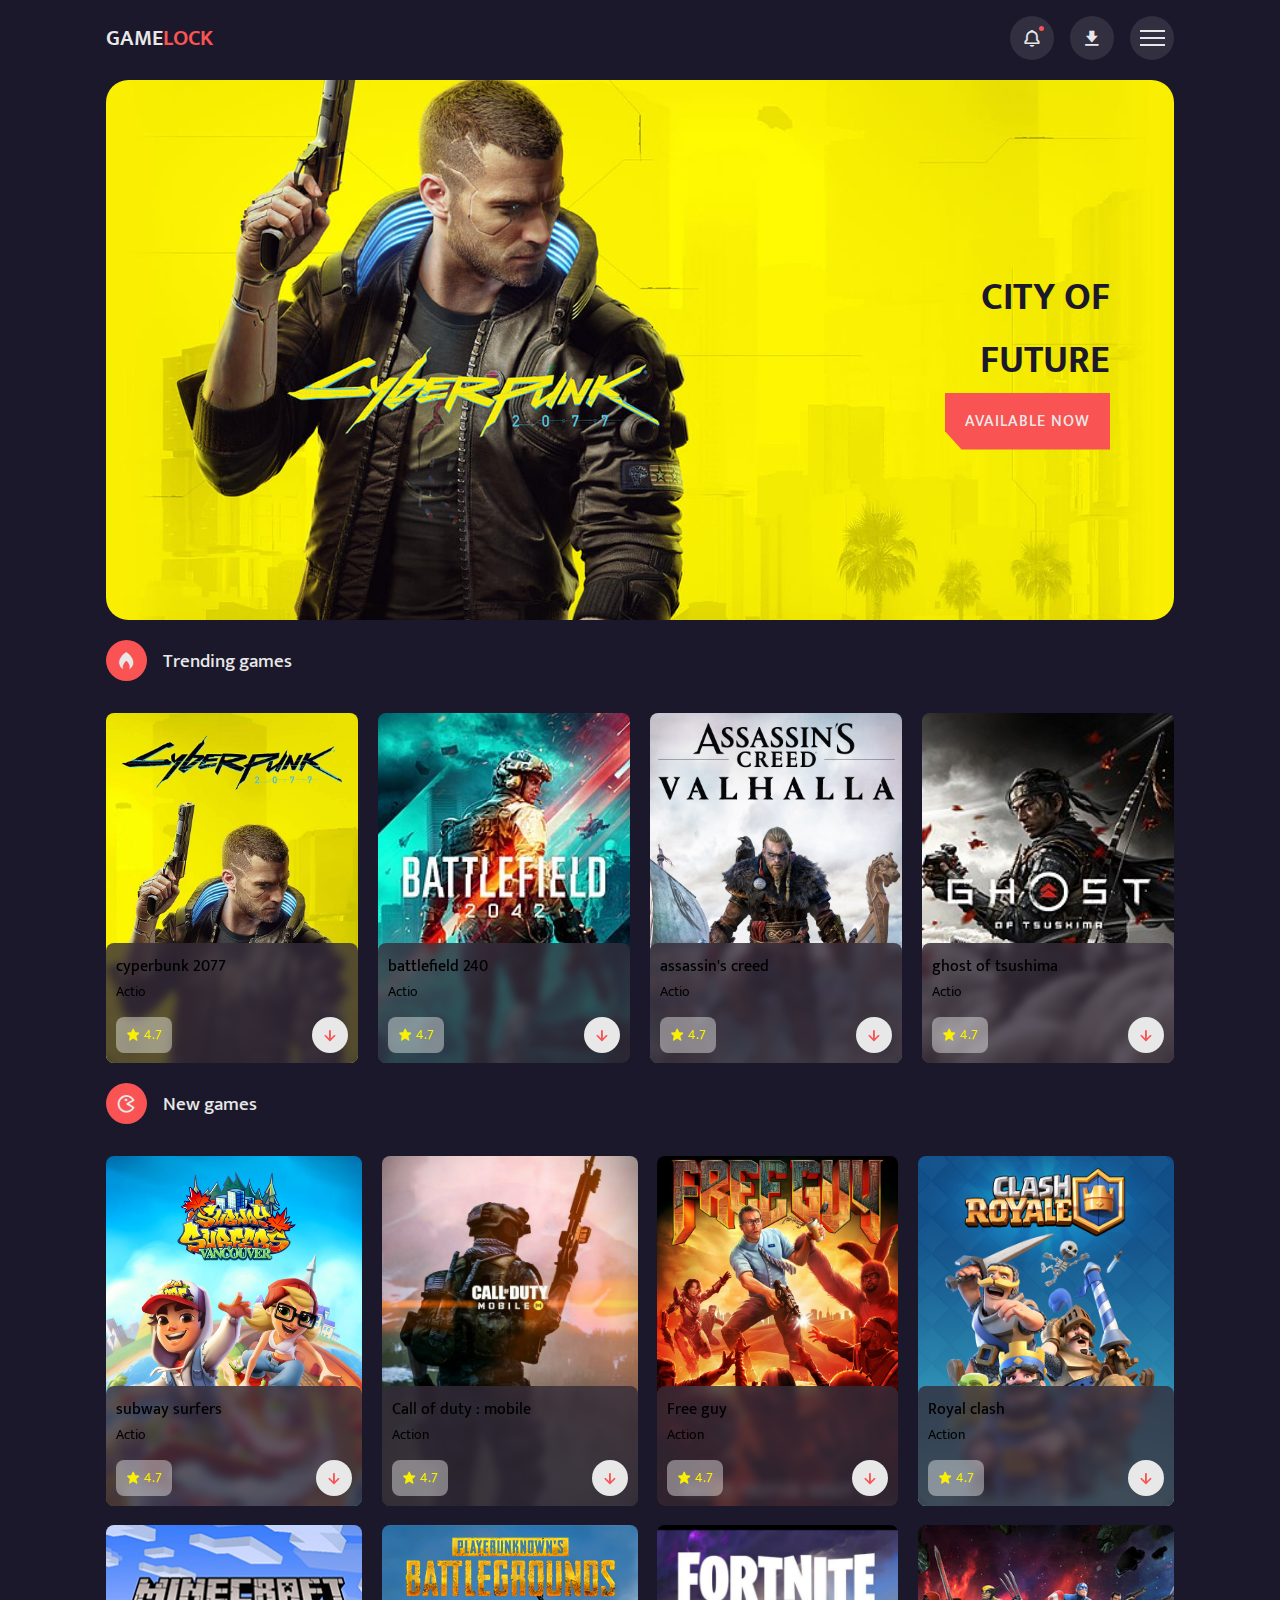
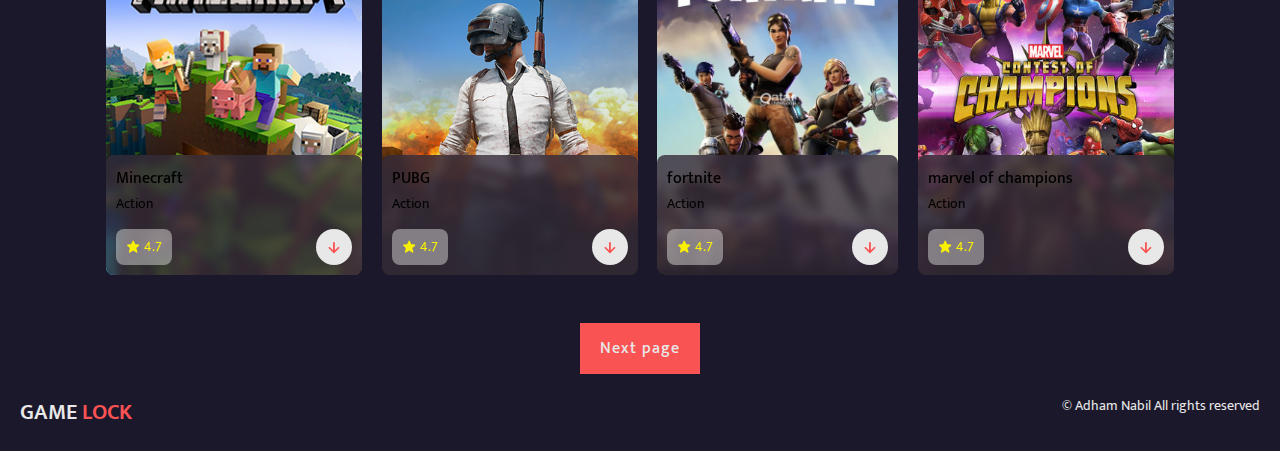
<file: index.html>
<!DOCTYPE html>
<html lang="en">
<head>
    <meta charset="UTF-8">
    <link rel="stylesheet" href="main.css">
    <link rel="shortcut icon" href="Responsive Games Website Images & Video (extract.me)/img/fav.png">
    <link href='https://unpkg.com/boxicons@2.1.2/css/boxicons.min.css' rel='stylesheet'>
    <link rel="stylesheet" href="phone.css">
    <link rel="stylesheet" href="swiper-bundle.min.css">
    <meta http-equiv="X-UA-Compatible" content="IE=edge">
    <meta name="viewport" content="width=device-width, initial-scale=1.0">
    <title>Gamelock</title>
</head>
<body>
    <div class="progress">
        <div class="progress-bar" id="scroll-bar"></div>
    </div>
    <!--header-->
    <header>
        <nav class="nav container">
            <!--logo-->
            <a href="index.html" class="logo">Game<span>lock</span></a>
          
            <!--nav icons-->
            <div class="nav-icons">
                <i class='bx bx-bell bx-tada' id="bell-icon"><span></span></i>
                <i class='bx bxs-download'></i>
                <div class="menu-icon">
                    <div class="line1"></div>
                    <div class="line2"></div>
                    <div class="line3"></div>
                </div>
            </div>
            <!--menu-->
            <div class="menu">
                <img src="imgs/img/menu.png" alt="menu">
                <div class="navbar">
                    <li><a href="index.html#home">Home</a></li>
                    <li><a href="index.html#trending">Trending</a></li>
                    <li><a href="index.html#new">New Games</a></li>
                    <li><a href="contact/contac.html">Contact Us</a></li>
                </div>
            </div>
            <!--notfication-->
            <div class="notfication">
                <div class="notification-box">
                    <i class='bx bxs-check-circle'></i>
                    <p>Your game has been downloaded</p>
                </div>
                <div class="notification-box box-color">
                    <i class='bx bx-x-circle'></i>
                    <p>Could not apply changes.</p>
                </div>
                
            </div>
        </nav>
    </header>


    <!--home section-->
    <section class="home container" id="home">
        <img src="imgs/img/home.png" alt="Home">

        <div class="home-text">
            <h1>City Of <br>Future</h1>
            <a href="#" class="btn">Available Now</a>
        </div>
    </section>
    <!--trending section-->
    <section class="trending container swiper" id="trending">

        <div class="heading">
            <i class='bx bxs-flame' ></i>
            <h2>Trending games</h2>
        </div>

        <!--content-->
        <div class="trending-content swiper">
    <div class="swiper-wrapper">
        <!--slide 1 -->
            <div class="swiper-slide">
                <div class="box">
                    <img src="imgs/img/trending1.webp" alt="">
                    <div class="bo-text">
                        <h2>cyperbunk 2077</h2>
                        <h3>Actio</h3>
                        <div class="rating-download">
                            <div class="rating">
                                <i class='bx bxs-star'></i>
                                <span>4.7</span>
                            </div>
                            <a href="#" class="box-btn"><i class='bx bx-down-arrow-alt bx-sp' ></i></a>
                        </div>
                    </div>
                </div>
            </div>
             <!--slide 2 -->
             <div class="swiper-slide">
                <div class="box">
                    <img src="imgs/img/trending2.jpg" alt="">
                    <div class="bo-text">
                        <h2>battlefield 240</h2>
                        <h3>Actio</h3>
                        <div class="rating-download">
                            <div class="rating">
                                <i class='bx bxs-star'></i>
                                <span>4.7</span>
                            </div>
                            <a href="#" class="box-btn"><i class='bx bx-down-arrow-alt bx-sp' ></i></a>
                        </div>
                    </div>
                </div>
            </div>
             <!--slide 3 -->
             <div class="swiper-slide">
                <div class="box">
                    <img src="imgs/img/trending3.jpg" alt="">
                    <div class="bo-text">
                        <h2>assassin's creed</h2>
                        <h3>Actio</h3>
                        <div class="rating-download">
                            <div class="rating">
                                <i class='bx bxs-star'></i>
                                <span>4.7</span>
                            </div>
                            <a href="#" class="box-btn"><i class='bx bx-down-arrow-alt bx-sp' ></i></a>
                        </div>
                    </div>
                </div>
            </div>
             <!--slide 4 -->
             <div class="swiper-slide">
                <div class="box">
                    <img src="imgs/img/trending4.jpg" alt="">
                    <div class="bo-text">
                        <h2>ghost of tsushima</h2>
                        <h3>Actio</h3>
                        <div class="rating-download">
                            <div class="rating">
                                <i class='bx bxs-star'></i>
                                <span>4.7</span>
                            </div>
                            <a href="#" class="box-btn"><i class='bx bx-down-arrow-alt bx-sp' ></i></a>
                        </div>
                    </div>
                </div>
            </div>
            <!--slide 5-->
            <div class="swiper-slide">
                <div class="box">
                    <img src="imgs/img/trending5.png" alt="">
                    <div class="bo-text">
                        <h2>Gta V</h2>
                        <h3>Actio</h3>
                        <div class="rating-download">
                            <div class="rating">
                                <i class='bx bxs-star'></i>
                                <span>4.7</span>
                            </div>
                            <a href="#" class="box-btn"><i class='bx bx-down-arrow-alt bx-sp' ></i></a>
                        </div>
                    </div>
                </div>
            </div>
             <!--slide 6-->
             <div class="swiper-slide">
                <div class="box">
                    <img src="imgs/img/trending6.jpg" alt="">
                    <div class="bo-text">
                        <h2>dying light 2</h2>
                        <h3>Actio</h3>
                        <div class="rating-download">
                            <div class="rating">
                                <i class='bx bxs-star'></i>
                                <span>4.7</span>
                            </div>
                            <a href="#" class="box-btn"><i class='bx bx-down-arrow-alt bx-sp' ></i></a>
                        </div>
                    </div>
                </div>
            </div>
             <!--slide 7-->
             <div class="swiper-slide">
                <div class="box">
                    <img src="imgs/img/trending7.png" alt="">
                    <div class="bo-text">
                        <h2>Halo infinte</h2>
                        <h3>Actio</h3>
                        <div class="rating-download">
                            <div class="rating">
                                <i class='bx bxs-star'></i>
                                <span>4.7</span>
                            </div>
                            <a href="#" class="box-btn"><i class='bx bx-down-arrow-alt bx-sp' ></i></a>
                        </div>
                    </div>
                </div>
            </div>
             <!--slide 8-->
             <div class="swiper-slide">
                <div class="box">
                    <img src="imgs/img/trending8.png" alt="">
                    <div class="bo-text">
                        <h2>resident evil village</h2>
                        <h3>Actio</h3>
                        <div class="rating-download">
                            <div class="rating">
                                <i class='bx bxs-star'></i>
                                <span>4.7</span>
                            </div>
                            <a href="#" class="box-btn"><i class='bx bx-down-arrow-alt bx-sp' ></i></a>
                        </div>
                    </div>
                </div>
            </div>
        
    </div>

    </section>
    <!--end of trending section-->



    <!--new section-->
<section class="new container" id="new">

    <div class="heading">
        <i class='bx bx-game'></i>
        <h2>New games</h2>
    </div>

<!--content-->
<div class="new-content">

 <!--box 1-->
 <div class="box">
    <img src="imgs/img/new1.jpg" alt="">
    <div class="bo-text">
        <h2>subway surfers</h2>
        <h3>Actio</h3>
        <div class="rating-download">
            <div class="rating">
                <i class='bx bxs-star'></i>
                <span>4.7</span>
            </div>
            <a href="subway.html" class="box-btn"><i class='bx bx-down-arrow-alt bx-sp' ></i></a>
        </div>
    </div>
</div>
<!--box 2-->
<div class="box">
    <img src="imgs/img/new2.jpg" alt="">
    <div class="bo-text">
        <h2>Call of duty : mobile</h2>
        <h3>Action</h3>
        <div class="rating-download">
            <div class="rating">
                <i class='bx bxs-star'></i>
                <span>4.7</span>
            </div>
            <a href="#" class="box-btn"><i class='bx bx-down-arrow-alt bx-sp' ></i></a>
        </div>
    </div>
</div>
<!--box 3-->
<div class="box">
    <img src="imgs/img/new3.jpg" alt="">
    <div class="bo-text">
        <h2>Free guy</h2>
        <h3>Action</h3>
        <div class="rating-download">
            <div class="rating">
                <i class='bx bxs-star'></i>
                <span>4.7</span>
            </div>
            <a href="#" class="box-btn"><i class='bx bx-down-arrow-alt bx-sp' ></i></a>
        </div>
    </div>
</div>
<!--box 4-->
<div class="box">
    <img src="imgs/img/new4.jpg" alt="">
    <div class="bo-text">
        <h2>Royal clash</h2>
        <h3>Action</h3>
        <div class="rating-download">
            <div class="rating">
                <i class='bx bxs-star'></i>
                <span>4.7</span>
            </div>
            <a href="#" class="box-btn"><i class='bx bx-down-arrow-alt bx-sp' ></i></a>
        </div>
    </div>
</div>
<!--box 5-->
<div class="box">
    <img src="imgs/img/new5.png" alt="">
    <div class="bo-text">
        <h2>Minecraft</h2>
        <h3>Action</h3>
        <div class="rating-download">
            <div class="rating">
                <i class='bx bxs-star'></i>
                <span>4.7</span>
            </div>
            <a href="#" class="box-btn"><i class='bx bx-down-arrow-alt bx-sp' ></i></a>
        </div>
    </div>
</div>
<!--box 6-->
<div class="box">
    <img src="imgs/img/new6.png" alt="">
    <div class="bo-text">
        <h2>PUBG</h2>
        <h3>Action</h3>
        <div class="rating-download">
            <div class="rating">
                <i class='bx bxs-star'></i>
                <span>4.7</span>
            </div>
            <a href="#" class="box-btn"><i class='bx bx-down-arrow-alt bx-sp' ></i></a>
        </div>
    </div>
</div>
<!--box 7-->
<div class="box">
    <img src="imgs/img/new7.png" alt="">
    <div class="bo-text">
        <h2>fortnite</h2>
        <h3>Action</h3>
        <div class="rating-download">
            <div class="rating">
                <i class='bx bxs-star'></i>
                <span>4.7</span>
            </div>
            <a href="#" class="box-btn"><i class='bx bx-down-arrow-alt bx-sp' ></i></a>
        </div>
    </div>
</div>
<!--box 8-->
<div class="box">
    <img src="imgs/img/new8.jpg" alt="">
    <div class="bo-text">
        <h2>marvel of champions</h2>
        <h3>Action</h3>
        <div class="rating-download">
            <div class="rating">
                <i class='bx bxs-star'></i>
                <span>4.7</span>
            </div>
            <a href="#" class="box-btn"><i class='bx bx-down-arrow-alt bx-sp' ></i></a>
        </div>
    </div>
</div>

</div>
   <div class="next-page">

    <a href="#">Next page</a>
   </div>

</section>
    <!--end of new section-->
    <!--copyright-->
    <div class="copyright">
        <a href="#" class="logo mb">Game <span>Lock</span></a>
        <p>© Adham Nabil All rights reserved</p>
    </div>
    <script src="https://unpkg.com/swiper/swiper-bundle.min.js"></script>
    <script src="script.js"></script>
</body>
</html>
</file>
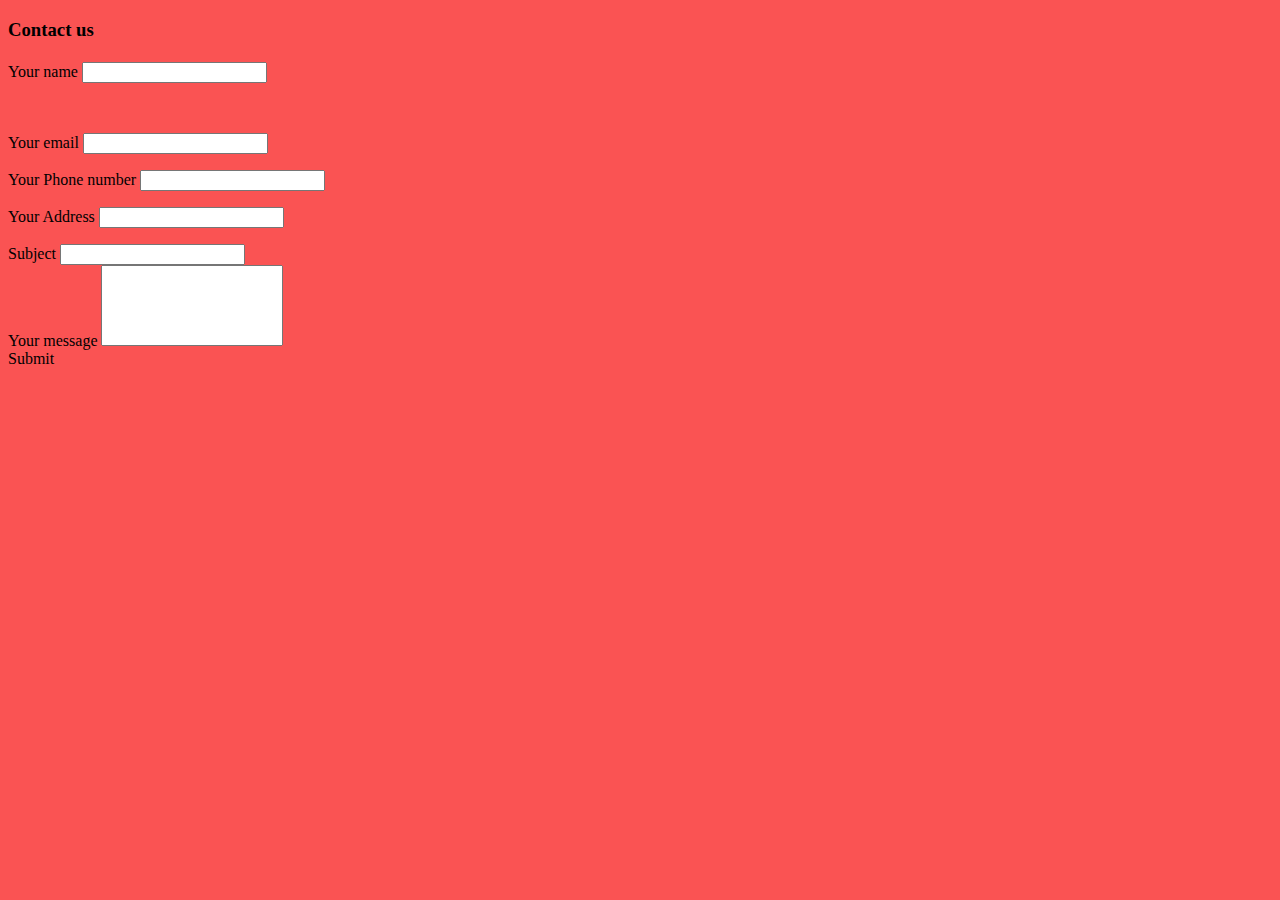
<file: contact/contac.html>
<!DOCTYPE html>
<html lang="en">
<head>
    <meta charset="UTF-8">
    <meta http-equiv="X-UA-Compatible" content="IE=edge">
    <meta name="viewport" content="width=device-width, initial-scale=1.0">
    <link rel="stylesheet" href="main.css">
    <link href="https://cdn.jsdelivr.net/npm/bootstrap@5.2.0-beta1/dist/css/bootstrap.min.css" rel="stylesheet" integrity="sha384-0evHe/X+R7YkIZDRvuzKMRqM+OrBnVFBL6DOitfPri4tjfHxaWutUpFmBp4vmVor" crossorigin="anonymous">
    <title>Conatct us</title>
</head>
<body>
  <!--Section: Contact v.2-->
<section class="mb-4 m-auto">

    <!--Section heading-->
    <h3 class="h1-responsive font-weight-bold text-center my-4">Contact us</h3>
    <!--Section description-->
    


        <h1 id="Errorss"></h1>

    <div class="row justify-content-center">

        <!--Grid column-->
        <div class="col-md-9 mb-md-0 mb-5">
            <form id="contact-form" name="contact-form" action="mail.php" method="POST">

                <!--Grid row-->
                <div class="row">

                    <!--Grid column-->
                    <div class="col-md-6">
                        <div class="md-form mb-0">
                            <label for="name" class="">Your name</label>
                            <input type="text" id="name" name="name" class="form-control">
                            <p id="errorN">ss</p>
                        </div>
                    </div>
                    <!--Grid column-->

                    <!--Grid column-->
                    <div class="col-md-6">
                        <div class="md-form mb-0">
                            <label for="email" class="">Your email</label>
                            <input type="text" id="email" name="email" class="form-control">
                            <p id="errorE"></p>
                        </div>
                    </div>
                    <!--Grid column-->

                </div>
                <!--Grid row-->

             
                <div class="row">

                    <!--Grid column-->
                    <div class="col-md-6">
                        <div class="md-form mb-0">
                            <label for="name" class="">Your Phone number</label>
                            <input type="text" id="number" name="name" class="form-control">
                            <p id="errorNum"></p>
                        </div>
                    </div>
                    <!--Grid column-->

                    <!--Grid column-->
                    <div class="col-md-6">
                        <div class="md-form mb-0">
                            <label for="email" class="">Your Address</label>
                            <input type="text" id="Address" name="email" class="form-control">
                            <p id="ErrorAdd"></p>
                        </div>
                    </div>
                    <!--Grid column-->

                </div>
                

                <!--Grid row-->
                <div class="row">
                    <div class="col-md-12">
                        <div class="md-form mb-0">
                            <label for="subject" class="">Subject</label>
                            <input type="text" id="subject" name="subject" class="form-control">
                        </div>
                    </div>
                </div>
                <!--Grid row-->

                <!--Grid row-->
                <div class="row">

                    <!--Grid column-->
                    <div class="col-md-12">

                        <div class="md-form">
                            <label for="message">Your message</label>
                            <textarea type="text" id="message" name="message" rows="5" class="form-control md-textarea"></textarea>
                        </div>

                    </div>
                </div>
                <!--Grid row-->

            </form>

            <div class="text-center text-md-left mt-3">
                <a class="btn btn-primary" id="adm">Submit</a>
            </div>
       <h2 id="Thanks">Thank U!</h2>
        </div>

    </div>

</section>
<!--Section: Contact v.2-->

<script src="script.js"></script>
</body>
</html>
</file>
<file: main.css>
@import url('https://fonts.googleapis.com/css2?family=Mukta:wght@200&display=swap');
::-webkit-scrollbar {
    width: 20px;
  }
  
  /* Track */
  ::-webkit-scrollbar-track {
    box-shadow: inset 0 0 5px grey; 
  }
   
  /* Handle */
  ::-webkit-scrollbar-thumb {
    background: var(--main-color); 
    border-radius: 5px;
  }
  
  /* Handle on hover */
  ::-webkit-scrollbar-thumb:hover {
    background: var(--light-color); 
  }

*{
    padding: 0;
    margin: 0;
    scroll-behavior: smooth;
    box-sizing: border-box;
    list-style: none;
    text-decoration: none;
    scroll-padding-top: 2rem;
    font-family: 'Mukta', sans-serif;
}
img{
    width: 100%;
}
:root{
    --main-color : #fa5353 ;
    --r-color : #0d81ec ; 
    --dark-color : #1b182b ;
    --light-color:  #322f40 ;
    --text-color : hsl(0,0%,91%);
}
::selection{
    color: var(--text-color);
    background: var(--main-color);
}
.container{
    max-width: 1068px;
    margin: auto;
    width: 100%;
}

body{
    background-color: var(--dark-color);
}



/* header */ 
header{
    position: fixed;
    top: 0;
    left: 0;
    background: var(--dark-color);
    z-index: 100;
    width: 100%;
}

/* nav */ 

.nav{
    display: flex;
    justify-content: center;
    align-items: center;
    padding: 16px 0;
}
/* logo */ 
.logo{
    font-size: 1.4rem;
    font-weight: 600;
    color: var(--text-color);
    text-transform: uppercase;
    margin: 0 auto 0 0;
}
.logo span{
    color: var(--main-color);
}
/* nav icons */ 
.nav-icons{
    display: flex;
    align-items: center;
    column-gap: 1rem;
}
.nav-icons .bx{
    font-size: 20px;
    height: 44px;
    width: 44px;
    display: grid;
    place-items: center;
    color: var(--text-color);
    background-color: var(--light-color);
    border-radius: 50%;
    cursor: pointer;
}
#bell-icon{
    position: relative;
}
#bell-icon span{
    position: absolute;
    content: '';
    width: 5px;
    height: 5px;
    border-radius: 50%;
    background-color: var(--main-color);
    top: 10px;
    right: 10px;
}
/* menu icons */ 
.menu-icon{
    display: flex;
    flex-direction: column;
    align-items: center;
    justify-content: center;
    row-gap: 5px;
    height: 44px;
    width: 44px;
    border-radius: 50%;
    background-color: var(--light-color);
    cursor: pointer;
    z-index: 200;
    transition: 0.3s ease-in-out;
}
.menu-icon div{
    display: block;
    background-color: var(--text-color);
    height: 2px;
    width: 25px;
    transition: 0.3s ease-in-out;
}

.move .line1{
    transform: rotate(-45deg) translate(-5px,5px);
}

.move .line2{
    opacity: 0;
}
.move .line3{
    transform: rotate(45deg) translate(-5px,-5px);
}
/* menu */ 
.menu{
    position: fixed;
    left: 0;
    top: 0;
    width: 100%;
    height: 100vh;
    background: rgba(0, 0, 14, 0.9);
    z-index: 106;
    display: flex;
    align-items: center;
    justify-content: space-between;
    transition: 0.5s;
    clip-path: circle(0% at 100% 0%);
    
}
.active{
    clip-path: circle(144% at 100% 0%);
}
.menu img{
    width: 700px;
}
.navbar{
    display: grid;
    row-gap: 1rem;
    text-align: right;
    padding-right: 2rem;
}
.navbar a{
    font-size: 1.6rem;
    color: var(--text-color);
    font-weight: 500;
    transition: 0.2s;
}
.navbar a:hover{
    border-bottom: 4px solid var(--main-color);
    font-size: 1.8rem;
}

/* notfication */
.notfication{
    position: absolute;
    top: 110%;
    right: 5rem;
    background-color: var(--light-color);
    width: 300px;
    height: 350px;
    padding: 10px;
    border-radius: 0.5rem;
    display: flex;
    flex-direction: column;
    row-gap: 1rem;
    clip-path: circle(0% at 100% 0%);
}
.seenotfic{
    clip-path: circle(144% at 100% 0%);
    transition: 0.3s;
}
.notification-box{
    display: flex;
    align-items: baseline;
    column-gap: 1rem;
    border-radius: 0.5rem;
    background: var(--dark-color);
    padding: 10px;
}
.notification-box .bx{
    color: #faf102;
}
.box-color{
    background-color: hsl(0,0%, 100% , 0.4);
}
.box-color .bx{
    color: var(--main-color);
}

/* home */ 

.home{
    position: relative;
    height: 540px;
    display: flex;
    align-items: center;
    justify-content: flex-end;
    margin-top: 5rem;
}
.home img{
    position: absolute;
    width: 100%;
    height: 100%;
    object-fit: cover;
    border-radius: 1.4rem;
    z-index: -1;
}
.home-text{
    padding-right: 4rem;
    text-align: right;
}
.home-text h1{
    font-size: 2.4rem;
    text-transform: uppercase;
    color: var(--dark-color);
    margin-bottom: 1rem;
}

.btn{
    background: var(--main-color);
    padding: 15px 20px;
    color: var(--text-color);
    text-transform: uppercase;
    font-size: 1rem;
    letter-spacing: 1px;
    font-weight: 500;
    clip-path: polygon(0 0,100% 0,100% 100%,10% 100%,0% 68%);
}
.btn:hover{
    background-color: var(--light-color);
    transition: 0.3s all linear;
}

/* heading */ 

.heading{
    display: flex;
    align-items: center;
    column-gap: 1rem;
    margin-bottom: 2rem;
    margin-top: 20px;
}
.heading .bx{
    font-size: 21px;
    color: var(--text-color);
    background-color: var(--main-color);
    padding: 10px;
    border-radius: 5rem;
}
.heading h2{
    font-size: 1.2rem;
    font-weight: 500;
    color: var(--text-color);
}
.box{
    position: relative;
    width: 100%;
    height: 350px;
    border-radius: 0.5rem;
}
.box img {
    width: 100%;
    height: 100%;
    object-fit: cover;
    border-radius: 0.5rem;
}
.bo-text{
    position: absolute;
    right: 0;
    left: 0;
    bottom: 0;
    padding: 10px;
    background: hsl(277, 14%, 20% , 0.8);
    backdrop-filter: blur(4px);
    border-radius: 0.5rem;
}
.bo-text h2{
    font-size: 1rem;
    font-weight: 500;
}
.bo-text h3{
    font-size: 0.9rem;
    font-weight: 400;
    margin-bottom: 0.8rem;
}
.rating-download{
    display: flex;
    justify-content: space-between;
}
.rating{
    display: flex;
    align-items: center;
    column-gap: 4px;
    background-color: hsl(0, 0%, 100%,0.4);
    padding: 4px 10px;
    border-radius: 0.5rem;
}
.rating,.bx{
    color: #faf102;
    font-size: 0.9rem;
}

.rating span{
    color: #faf102;
    font-size: 0.9rem;
}

.bx-sp{
padding: 8px;
background: var(--text-color);
border-radius: 5rem;
color: var(--main-color) ;
font-weight: 400;
font-size: 20px;
}
.bx-sp:hover{
    background-color: var(--dark-color);
}

/* new content */ 

.new-content{
    display: grid;
    grid-template-columns: repeat(auto-fit,minmax(240px,auto));
    gap: 1.2rem;
}
.next-page{
    display: flex;
    justify-content: center;
    align-items: center;
    margin-top:3rem ;
}
.next-page a{
    background: var(--main-color);
    padding: 12px 20px;
    color: var(--text-color);
    letter-spacing: 1px;
    font-weight: 500;
}
.next-page a:hover{
    background-color: var(--light-color);
    transition: 0.3s all linear;
}
.copyright{
    display: flex;
    justify-content: space-between;
    padding: 20px;
}
.copyright p {
    font-size: 0.9rem;
    color: var(--text-color);
}

/* download page css */ 

.video-container video{
    width: 100%;
    aspect-ratio: 16/9;
}
.video-container{
    margin-top: 5rem;
}
.about{
    color: white;
    margin-top: 2rem;
}
.about h2{
    display: inline-flex;
    font-size: 1.4rem;
    font-weight: 500;
    border-bottom: 4px solid var(--main-color);
}

.about p{
    font-size: 0.938rem;
    margin-top: 1rem;
    text-align: justify;
}

.screenshots h2{
    display: inline-flex;
    font-size: 1.4rem;
    font-weight: 500;
    border-bottom: 4px solid var(--main-color); 
    margin: 1.6rem 0;
    color: white;
}

.screenshots-content{
    display: flex;
    gap: 10px;
    justify-content: center;
    margin: auto;
    width: 100%;
}
.screenshots-content img{
    width: 100%;
    height: 440px;
    object-fit: cover;
    margin-right: 10px;
}

.download{
    max-width: 800px;
    margin: auto;
    width: 100%;
    display: grid;
    justify-content: center;
    margin-top: 2rem;
}

.download h2{
    text-align: center;
    font-size: 1.4rem;
    font-weight: 500;
    margin: 1.6rem 0;
    color: white;
}
.download-links{
    display: grid;
    grid-template-columns: repeat(3,1fr);
    gap: 10px;
    margin-bottom: 2rem;
}
.download-links a{
    text-align: center;
    background-color: var(--main-color);
    padding: 12px 20px;
    color: var(--text-color);
    letter-spacing: 1px;
    font-weight: 500;
}
.download-links a:hover{
    background: var(--light-color);
    transition: 0.3s all linear;
}

/* scrollbar progress */ 
.progress{
    position: fixed;
    top: 0;
    left: 0;
    height: 4px;
    z-index: 300;
    width: 100%;
}
.progress-bar{
    height: 4px;
    background: var(--main-color);
    width: 0%;
}

.colors{
    position: fixed;
    top: 50%;
    right: 2%;
    display: flex;
    gap: 10px;
}
.red{
    width: 20px;
    height: 20px;
    background-color: red;
    border-radius: 50%;
}
.blue{
    width: 20px;
    height: 20px;
    background-color: blue;
    border-radius: 50%;
}
</file>
<file: phone.css>
@media (max-width: 1080px )  {

    .container{
        margin: 0 auto;
        width: 90%;
    }
    .nav{
        padding: 10px 0;
    }
    .notfication {
        right: 4rem;
    }
    .menu img{
        width: 500px;
    }
    section{
        padding: 3rem 0 2rem;
    }
    .home{
        margin-top: 4rem !important;
        min-height: 440px;
    }
    .home img{
        border-radius: 1rem;
    }
    .new-content{
        grid-template-columns: repeat(auto-fir,minmax(200px,auto));
    }
    .video-container {
        margin-top: 5rem !important;
    }
}

@media (max-width: 774px ){
    .notfication{
        right: 1rem;
    }
    .menu img{
        width: 400px;
    }
    .home{
        min-height: 300px;
    }
    .home-text h1{
        font-size: 2rem;
    }
    .btn{
        padding: 12px 17px;
    }
    .screenshots-content{
        flex-wrap: wrap;
        align-items: center;
        gap: 20px;
    }
} 

@media (max-width: 560px ){
    .menu img{
        display: none;
    }
    .menu{
        justify-content: center;
    }
    .nav{
        padding: 8px 0;
    }
    .nav-icons .bx,
    .menu-icon{
        height: 40px;
        width: 40px;
    }
    .home{
        min-height: 240px;
    }
    .home-text{
        padding: 1rem;
    }
    p{
        font-size: 0.875rem;
    }
    .download-links{
        grid-template-columns: 1fr;
    }
}

@media (max-width: 360px ){
    .logo{
        font-size: 1.2rem;
    }
    .navbar a {
        font-size: 1.3rem;
    }
    .navbar a:hover {
        font-size: 1.4rem;
    }
    .notfication{
        right: 1rem;
        width: 270px;
    }
    .home{
        min-height: 214px;
    }
    .home-text h1{
        font-size: 1.4rem;
    }
    .heading .bx{
        padding: 8px;
    }
    .heading h2{
        font-size: 1.1rem;
    }
    .box{
        height: 420px;
    }
    .copyright{
        flex-direction: column;
        align-items: center;
    }
    .mb{
        margin: auto;
    }
    .about h2 , .screenshots h2 , .download h2 {
        font-size: 1.2rem;
    }
}
</file>
<file: contact/main.css>
p{
    transform: translatey(-24px);
    opacity: 0;
    transition: all 0.5s ease-in-out;
}

h1{
    transform: translatey(-24px);
    opacity: 0;
    transition: all 0.5s ease-in-out;
}

textarea{
    resize: none !important;
}
body{
    background-color: #fa5353  !important;
    overflow: hidden;
}

h2{
    text-align: center;
    color: black !important;
    margin-top: 20px !important;
    font-size: 15px !important;
}
h2{
    opacity: 0;
    transition: all 0.3s ease-in-out;
}
</file>
